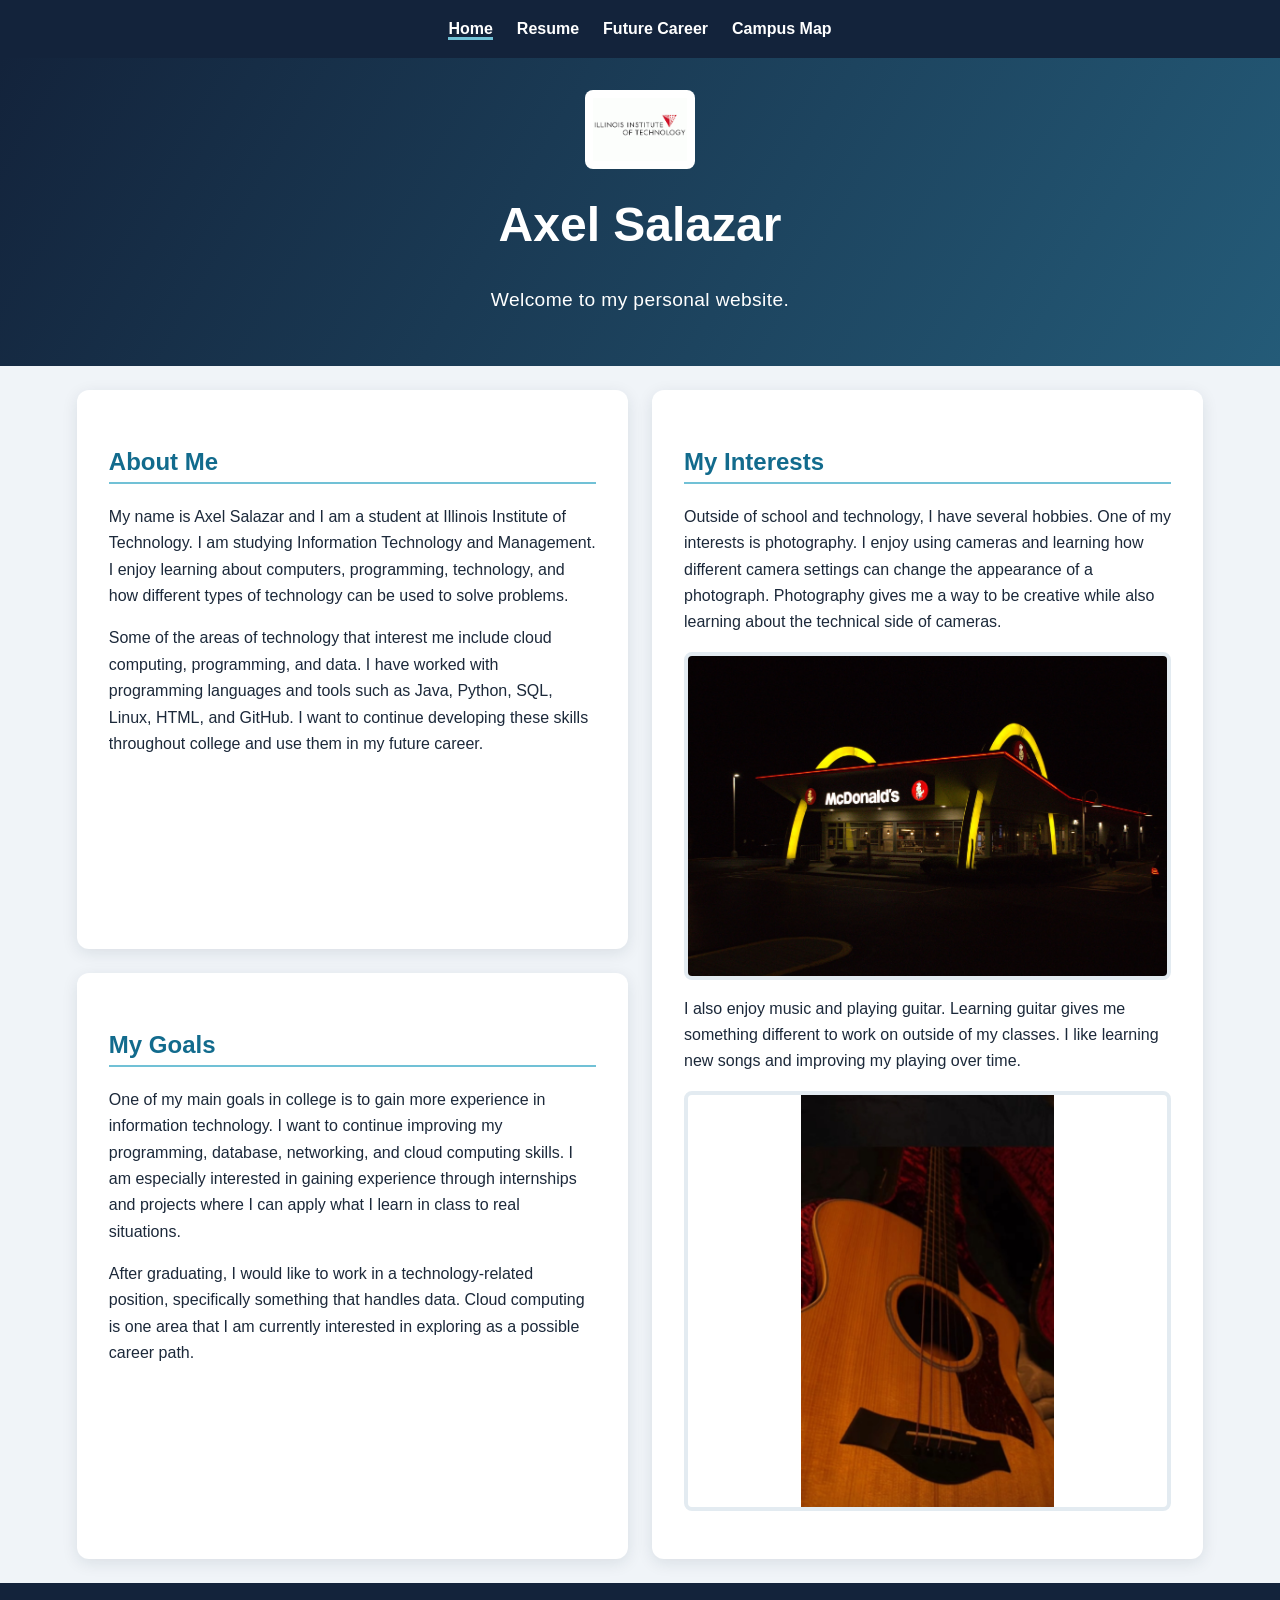
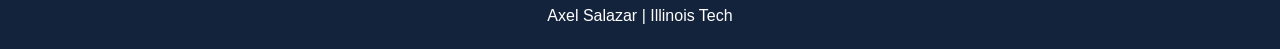
<file: index.html>
<!DOCTYPE html>
<html lang="en">
  <head>
    <meta charset="utf-8">
    <title>
      Axel Salazar - Home
    </title>
    <meta content="width=device-width, initial-scale=1" name="viewport">
    <link href="style.css" rel="stylesheet">
    <script src="script.js" defer></script>
  </head>
  <body class="home">
    <nav aria-label="Main navigation">
      <ul>
        <li>
          <a href="index.html" aria-current="page">
            Home
          </a>
        </li>
        <li>
          <a href="resume.html">
            Resume
          </a>
        </li>
        <li>
          <a href="page3.html">
            Future Career
          </a>
        </li>
        <li>
          <a href="map.html">Campus Map</a>
        </li>
      </ul>
    </nav>
    <header>
      <img class="school-logo" alt="Illinois Tech logo" src="IIT.png">
      <h1>
        Axel Salazar
      </h1>
      <p>
        Welcome to my personal website.
      </p>
    </header>
    <main>
      <section>
        <h2>
          About Me
        </h2>
        <p>
          My name is Axel Salazar and I am a student at Illinois Institute of
                Technology. I am studying Information Technology and Management. I
                enjoy learning about computers, programming, technology, and how
                different types of technology can be used to solve problems.
        </p>
        <p>
          Some of the areas of technology that interest me include cloud
                computing, programming, and data. I have worked
                with programming languages and tools such as Java, Python, SQL,
                Linux, HTML, and GitHub. I want to continue developing these skills
                throughout college and use them in my future career.
        </p>
      </section>
      <section>
        <h2>
          My Interests
        </h2>
        <p>
          Outside of school and technology, I have several hobbies. One of my
                interests is photography. I enjoy using cameras and learning how
                different camera settings can change the appearance of a photograph.
                Photography gives me a way to be creative while also learning about
                the technical side of cameras.
        </p>
        <img alt="A photo I took" src="MC.jpg">
        <p>
          I also enjoy music and playing guitar. Learning guitar gives me
                something different to work on outside of my classes. I like learning
                new songs and improving my playing over time.
        </p>
        <img alt="An acoustic guitar" src="Guitar.jpg" width="600" height="600">

      </section>
      <section>
        <h2>
          My Goals
        </h2>
        <p>
          One of my main goals in college is to gain more experience in
                information technology. I want to continue improving my programming,
                database, networking, and cloud computing skills. I am especially
                interested in gaining experience through internships and projects
                where I can apply what I learn in class to real situations.
        </p>
        <p>
          After graduating, I would like to work in a technology-related
                position, specifically something that handles data.
                Cloud computing is one area that I am currently interested in
                exploring as a possible career path.
        </p>
      </section>
    </main>
    <footer>Axel Salazar | Illinois Tech</footer>
  </body>
</html>
</file>
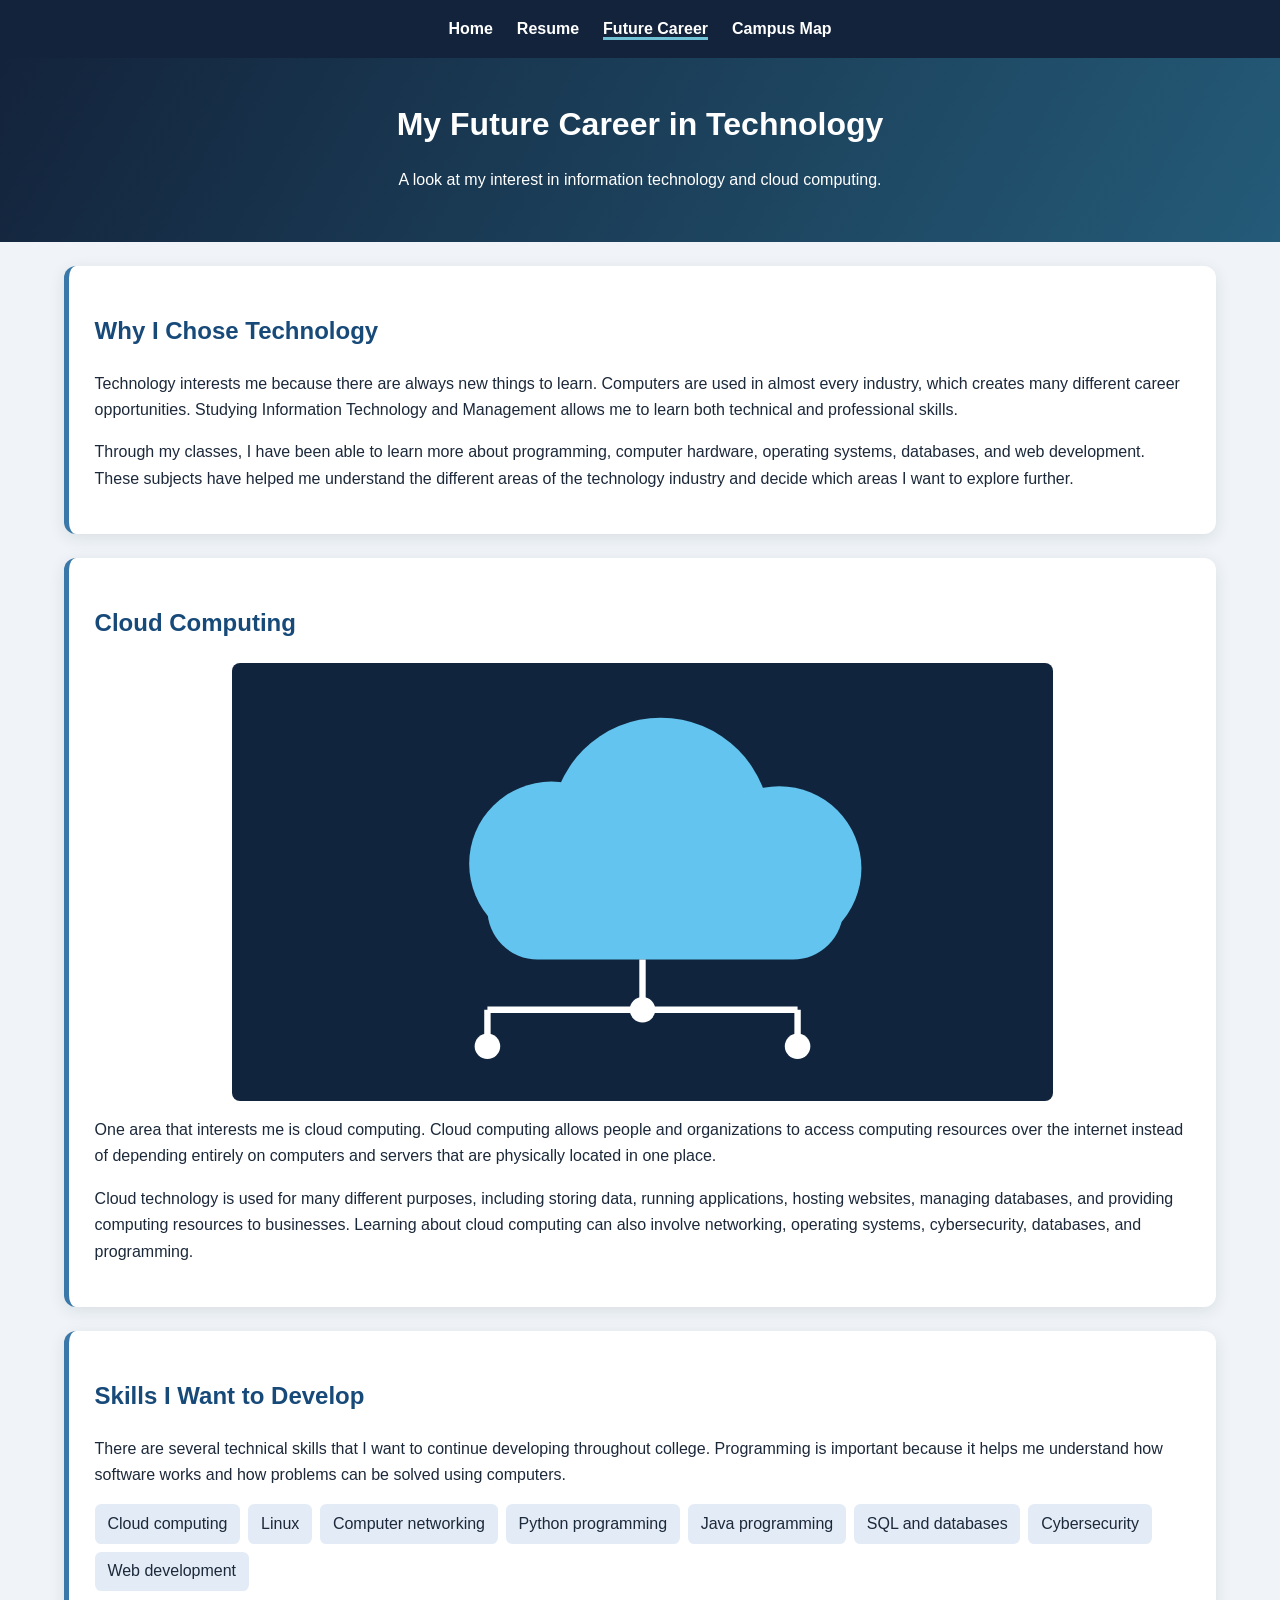
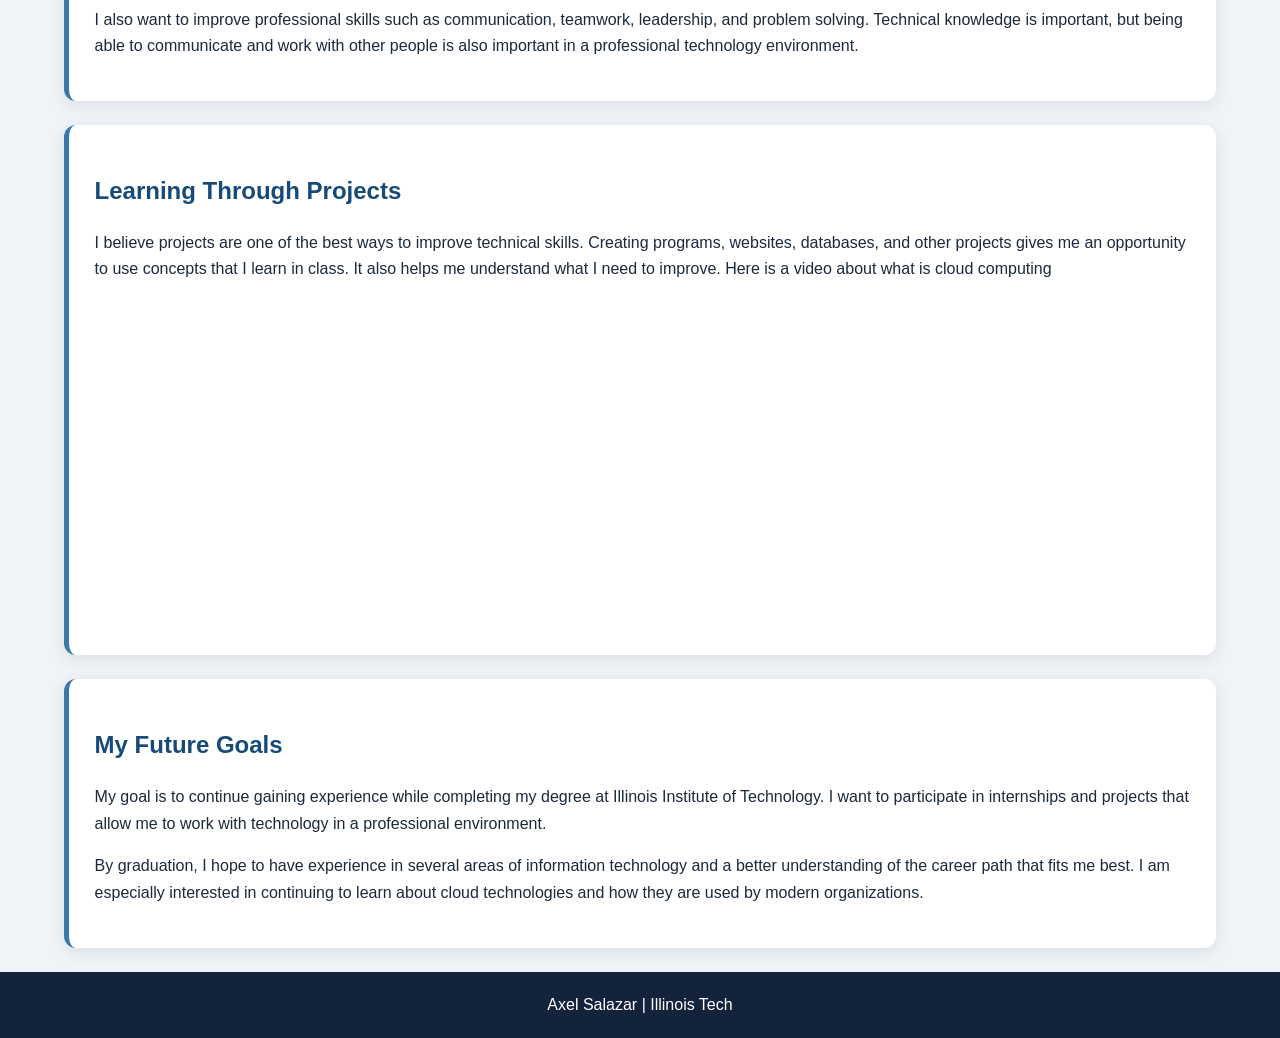
<file: page3.html>
<!DOCTYPE html>
<html lang="en">
  <head>
    <meta charset="utf-8">
    <title>
      Axel Salazar - Future Career
    </title>
    <meta content="width=device-width, initial-scale=1" name="viewport">
    <link href="style.css" rel="stylesheet">
    <script src="script.js" defer></script>
  </head>
  <body class="career">
    <nav aria-label="Main navigation">
      <ul>
        <li>
          <a href="index.html">
            Home
          </a>
        </li>
        <li>
          <a href="resume.html">
            Resume
          </a>
        </li>
        <li>
          <a href="page3.html" aria-current="page">
            Future Career
          </a>
        </li>
        <li>
          <a href="map.html">Campus Map</a>
        </li>
      </ul>
    </nav>
    <header>
      <h1>
        My Future Career in Technology
      </h1>
      <p>
        A look at my interest in information technology and cloud computing.
      </p>
    </header>
    <main>
      <section>
        <h2>
          Why I Chose Technology
        </h2>
        <p>
          Technology interests me because there are always new things to learn.
                Computers are used in almost every industry, which creates many
                different career opportunities. Studying Information Technology and
                Management allows me to learn both technical and professional skills.
        </p>
        <p>
          Through my classes, I have been able to learn more about programming,
                computer hardware, operating systems, databases, and web development.
                These subjects have helped me understand the different areas of the
                technology industry and decide which areas I want to explore further.
        </p>
      </section>
      <section>
        <h2>
          Cloud Computing
        </h2>
        <img alt="Cloud computing technology" src="images/cloud.svg">
        <p>
          One area that interests me is cloud computing. Cloud computing allows
                people and organizations to access computing resources over the
                internet instead of depending entirely on computers and servers that
                are physically located in one place.
        </p>
        <p>
          Cloud technology is used for many different purposes, including
                storing data, running applications, hosting websites, managing
                databases, and providing computing resources to businesses. Learning
                about cloud computing can also involve networking, operating systems,
                cybersecurity, databases, and programming.
        </p>
      </section>
      <section>
        <h2>
          Skills I Want to Develop
        </h2>
        <p>
          There are several technical skills that I want to continue developing
                throughout college. Programming is important because it helps me
                understand how software works and how problems can be solved using
                computers.
        </p>
        <ul>
          <li>
            Cloud computing
          </li>
          <li>
            Linux
          </li>
          <li>
            Computer networking
          </li>
          <li>
            Python programming
          </li>
          <li>
            Java programming
          </li>
          <li>
            SQL and databases
          </li>
          <li>
            Cybersecurity
          </li>
          <li>
            Web development
          </li>
        </ul>
        <p>
          I also want to improve professional skills such as communication,
                teamwork, leadership, and problem solving. Technical knowledge is
                important, but being able to communicate and work with other people
                is also important in a professional technology environment.
        </p>
      </section>
      <section>
        <h2>
          Learning Through Projects
        </h2>
        <p>
          I believe projects are one of the best ways to improve technical
                skills. Creating programs, websites, databases, and other projects
                gives me an opportunity to use concepts that I learn in class. It
                also helps me understand what I need to improve. Here is a video about what is cloud computing
        </p>
        <iframe allow="accelerometer; autoplay; clipboard-write; encrypted-media; gyroscope; picture-in-picture; web-share" allowfullscreen="" loading="lazy" referrerpolicy="strict-origin-when-cross-origin" src="https://www.youtube.com/embed/M988_fsOSWo" title="Introduction to cloud computing">
        </iframe>
      </section>
      <section>
        <h2>
          My Future Goals
        </h2>
        <p>
          My goal is to continue gaining experience while completing my degree
                at Illinois Institute of Technology. I want to participate in
                internships and projects that allow me to work with technology in a
                professional environment.
        </p>
        <p>
          By graduation, I hope to have experience in several areas of
                information technology and a better understanding of the career path
                that fits me best. I am especially interested in continuing to learn
                about cloud technologies and how they are used by modern
                organizations.
        </p>
      </section>
    </main>
    <footer>Axel Salazar | Illinois Tech</footer>
  </body>
</html>
</file>
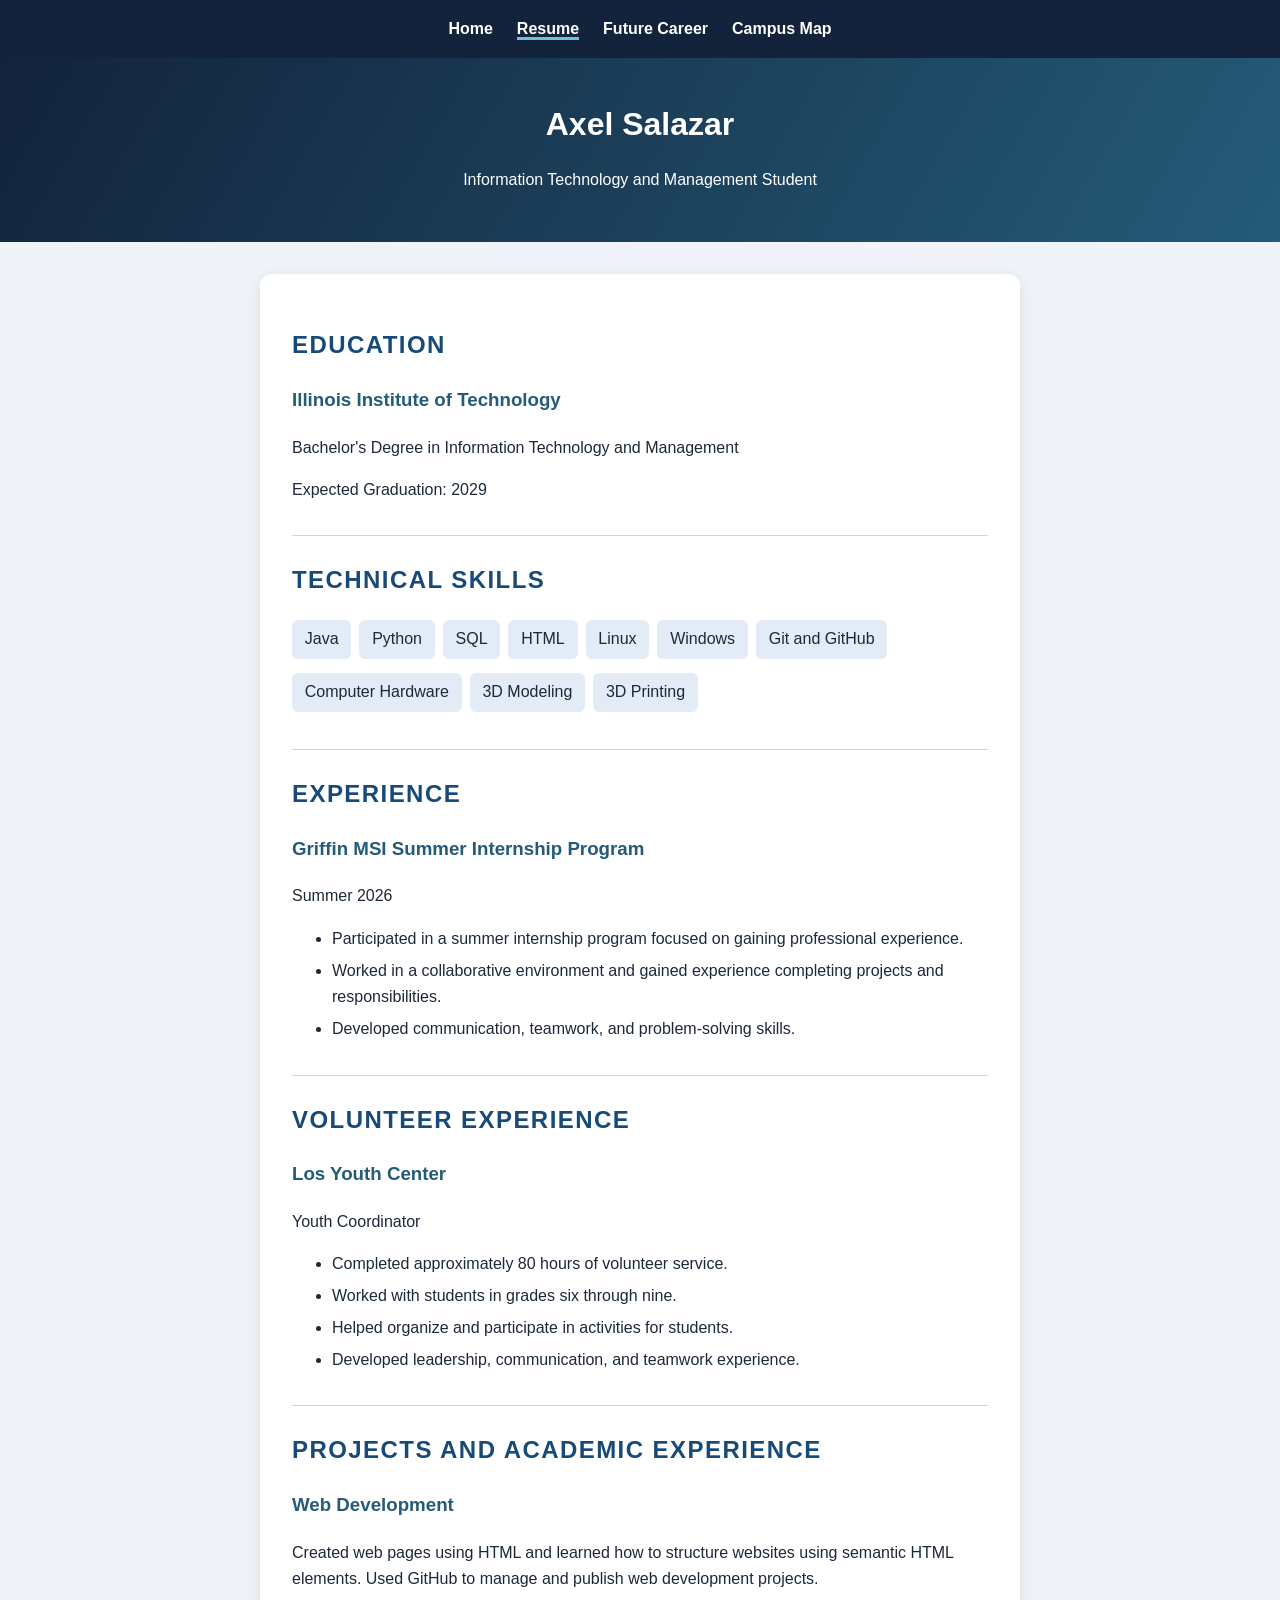
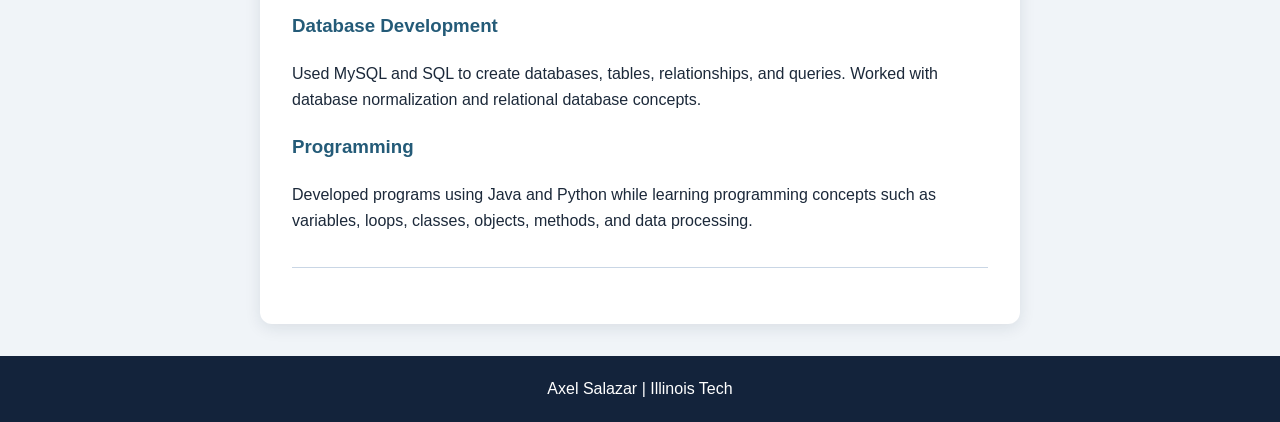
<file: resume.html>
<!DOCTYPE html>
<html lang="en">
  <head>
    <meta charset="utf-8">
    <title>
      Axel Salazar - Resume
    </title>
    <meta content="width=device-width, initial-scale=1" name="viewport">
    <link href="style.css" rel="stylesheet">
    <script src="script.js" defer></script>
  </head>
  <body class="resume">
    <nav aria-label="Main navigation">
      <ul>
        <li>
          <a href="index.html">
            Home
          </a>
        </li>
        <li>
          <a href="resume.html" aria-current="page">
            Resume
          </a>
        </li>
        <li>
          <a href="page3.html">
            Future Career
          </a>
        </li>
        <li>
          <a href="map.html">Campus Map</a>
        </li>
      </ul>
    </nav>
    <header>
      <h1>
        Axel Salazar
      </h1>
      <p>
        Information Technology and Management Student
      </p>
    </header>
    <main>
      <section>
        <h2>
          Education
        </h2>
        <h3>
          Illinois Institute of Technology
        </h3>
        <p>
          Bachelor's Degree in Information Technology and Management
        </p>
        <p>
          Expected Graduation: 2029
        </p>
      </section>
      <section>
        <h2>
          Technical Skills
        </h2>
        <ul>
          <li>
            Java
          </li>
          <li>
            Python
          </li>
          <li>
            SQL
          </li>
          <li>
            HTML
          </li>
          <li>
            Linux
          </li>
          <li>
            Windows
          </li>
          <li>
            Git and GitHub
          </li>
          <li>
            Computer Hardware
          </li>
          <li>
            3D Modeling
          </li>
          <li>
            3D Printing
          </li>
        </ul>
      </section>
      <section>
        <h2>
          Experience
        </h2>
        <h3>
          Griffin MSI Summer Internship Program
        </h3>
        <p>
          Summer 2026
        </p>
        <ul>
          <li>
            Participated in a summer internship program focused on gaining
                    professional experience.
          </li>
          <li>
            Worked in a collaborative environment and gained experience
                    completing projects and responsibilities.
          </li>
          <li>
            Developed communication, teamwork, and problem-solving skills.
          </li>
        </ul>
      </section>
      <section>
        <h2>
          Volunteer Experience
        </h2>
        <h3>
          Los Youth Center
        </h3>
        <p>
          Youth Coordinator
        </p>
        <ul>
          <li>
            Completed approximately 80 hours of volunteer service.
          </li>
          <li>
            Worked with students in grades six through nine.
          </li>
          <li>
            Helped organize and participate in activities for students.
          </li>
          <li>
            Developed leadership, communication, and teamwork experience.
          </li>
        </ul>
      </section>
      <section>
        <h2>
          Projects and Academic Experience
        </h2>
        <h3>
          Web Development
        </h3>
        <p>
          Created web pages using HTML and learned how to structure websites
                using semantic HTML elements. Used GitHub to manage and publish web
                development projects.
        </p>
        <h3>
          Database Development
        </h3>
        <p>
          Used MySQL and SQL to create databases, tables, relationships, and
                queries. Worked with database normalization and relational database
                concepts.
        </p>
        <h3>
          Programming
        </h3>
        <p>
          Developed programs using Java and Python while learning programming
                concepts such as variables, loops, classes, objects, methods, and
                data processing.
        </p>
      </section>
    </main>
    <footer>Axel Salazar | Illinois Tech</footer>
  </body>
</html>
</file>
<file: style.css>
nav ul {
  list-style: none;
  display: flex;
  justify-content: center;
  flex-wrap: wrap;
  gap: 1.5rem;
  padding: 1rem;
  margin: 0;
}
nav {
  background: #13233b;
}
nav a {
  color: #ffffff;
  text-decoration: none;
  font-weight: bold;
}
nav a:hover, nav a:focus {
  text-decoration: underline;
}
* {
  box-sizing: border-box;
}
body {
  margin: 0;
  font-family: Arial, Helvetica, sans-serif;
  line-height: 1.65;
  color: #1c293a;
  background: #eef3f8;
}
header {
  text-align: center;
  padding: 2rem 1rem;
  background: #e2ebf6;
}
section {
  margin-bottom: 1.5rem;
}
img {
  max-width: 100%;
  height: auto;
}
iframe {
  display: block;
  width: 100%;
  max-width: 560px;
  aspect-ratio: 16 / 9;
  border: 0;
}
footer {
  text-align: center;
  padding: 1.25rem;
}
/* Home - fluid layout */
/* Style 1: fluid width */
.home main {
  width: 88%;
  max-width: 72rem;
  margin: 2rem auto;
}
/* Style 2: highlighted headings */
.home h2 {
  color: #126b8d;
  border-bottom: 0.15rem solid #71c1d6;
}
/* Style 3: section cards */
.home section {
  background: #ffffff;
  padding: 1.5rem;
  border-radius: 0.75rem;
}
/* Style 4: photography frame */
.home section img {
  border: 0.3rem solid #e3ebf1;
  border-radius: 0.5rem;
}
/* Style 5: introductory type */
.home header p {
  font-size: 1.2rem;
  letter-spacing: 0.02em;
}
/* Resume - fixed width layout */
/* Style 1: fixed desktop content width */
.resume main {
  width: 760px;
  max-width: 95%;
  margin: 2rem auto;
}
/* Style 2: paper-style background */
.resume main {
  background: #ffffff;
  padding: 2rem;
}
/* Style 3: section divider */
.resume section {
  border-bottom: 1px solid #c9d6e5;
  padding-bottom: 1rem;
}
/* Style 4: section headings */
.resume h2 {
  color: #174a79;
  text-transform: uppercase;
  letter-spacing: 0.06em;
}
/* Style 5: compact resume lists */
.resume main li {
  margin-bottom: 0.35rem;
}
/* Future Career - fluid layout */
/* Style 1: fluid page width */
.career main {
  width: 85%;
  max-width: 65rem;
  margin: 2rem auto;
}
/* Style 2: contrasting section surfaces */
.career section {
  background: #ffffff;
  padding: 1.6rem;
  border-left: 0.35rem solid #3978a8;
}
/* Style 3: headings */
.career h2 {
  color: #174a79;
}
/* Style 4: cloud illustration */
.career img {
  display: block;
  width: 75%;
  margin: 1rem auto;
  border-radius: 0.5rem;
}
/* Style 5: list item spacing */
.career main li {
  padding: 0.2rem 0;
}
/* Style 6: video presentation */
.career iframe {
  margin: 1rem auto;
  border-radius: 0.5rem;
}
/* Project 3: visual styling and mobile-first layout */
body {
  background: #f0f4f8;
}
header {
  background: linear-gradient(120deg, #13233b, #245b78);
  color: #ffffff;
}
header h1 {
  margin: 0.5rem 0;
  font-size: 2rem;
}
.school-logo {
  width: 110px;
  background: #ffffff;
  padding: 0.5rem;
  border-radius: 0.5rem;
}
nav ul {
  gap: 0.8rem;
}
nav a[aria-current="page"] {
  border-bottom: 3px solid #71c1d6;
}
.home main, .career main, .campus main {
  width: 94%;
  max-width: 72rem;
  margin: 1.5rem auto;
}
.home section, .career section, .campus section, .resume main {
  box-shadow: 0 4px 16px rgba(19, 35, 59, 0.1);
  border-radius: 0.75rem;
}
.home section, .resume main {
  padding: 1rem;
}
.home section img {
  display: block;
  max-height: 420px;
  object-fit: contain;
  margin: 1rem auto;
}
.resume h3 {
  color: #245b78;
}
.resume section:nth-child(2) ul, .career section:nth-child(3) ul {
  display: flex;
  flex-wrap: wrap;
  gap: 0.5rem;
  padding: 0;
  list-style: none;
}
.resume section:nth-child(2) li, .career section:nth-child(3) li {
  background: #e2ebf6;
  padding: 0.4rem 0.8rem;
  border-radius: 0.4rem;
}
.campus section {
  background: #ffffff;
  padding: 1.5rem;
}
#map {
  width: 100%;
  height: 450px;
  border: 1px solid #c9d6e5;
  border-radius: 0.5rem;
}
button {
  background: #174a79;
  color: #ffffff;
  border: 0;
  border-radius: 0.4rem;
  padding: 0.8rem 1.5rem;
  font: inherit;
  cursor: pointer;
}
button:hover, button:focus {
  background: #13233b;
}
footer {
  background: #13233b;
  color: #ffffff;
}
@media (min-width: 600px) {
  .home main {
    width: 88%;
  }
  .home section {
    padding: 1.75rem;
  }
  .home header h1 {
    font-size: 2.5rem;
  }
  nav ul {
    gap: 1.5rem;
  }
  .resume main {
    padding: 2rem;
  }
}
@media (min-width: 1000px) {
  .home main {
    display: grid;
    grid-template-columns: 1fr 1fr;
    gap: 1.5rem;
  }
  .home section:nth-child(2) {
    grid-column: 2;
    grid-row: 1 / 3;
  }
  .home section {
    padding: 2rem;
    margin-bottom: 0;
  }
  .home header h1 {
    font-size: 3rem;
  }
}
</file>
